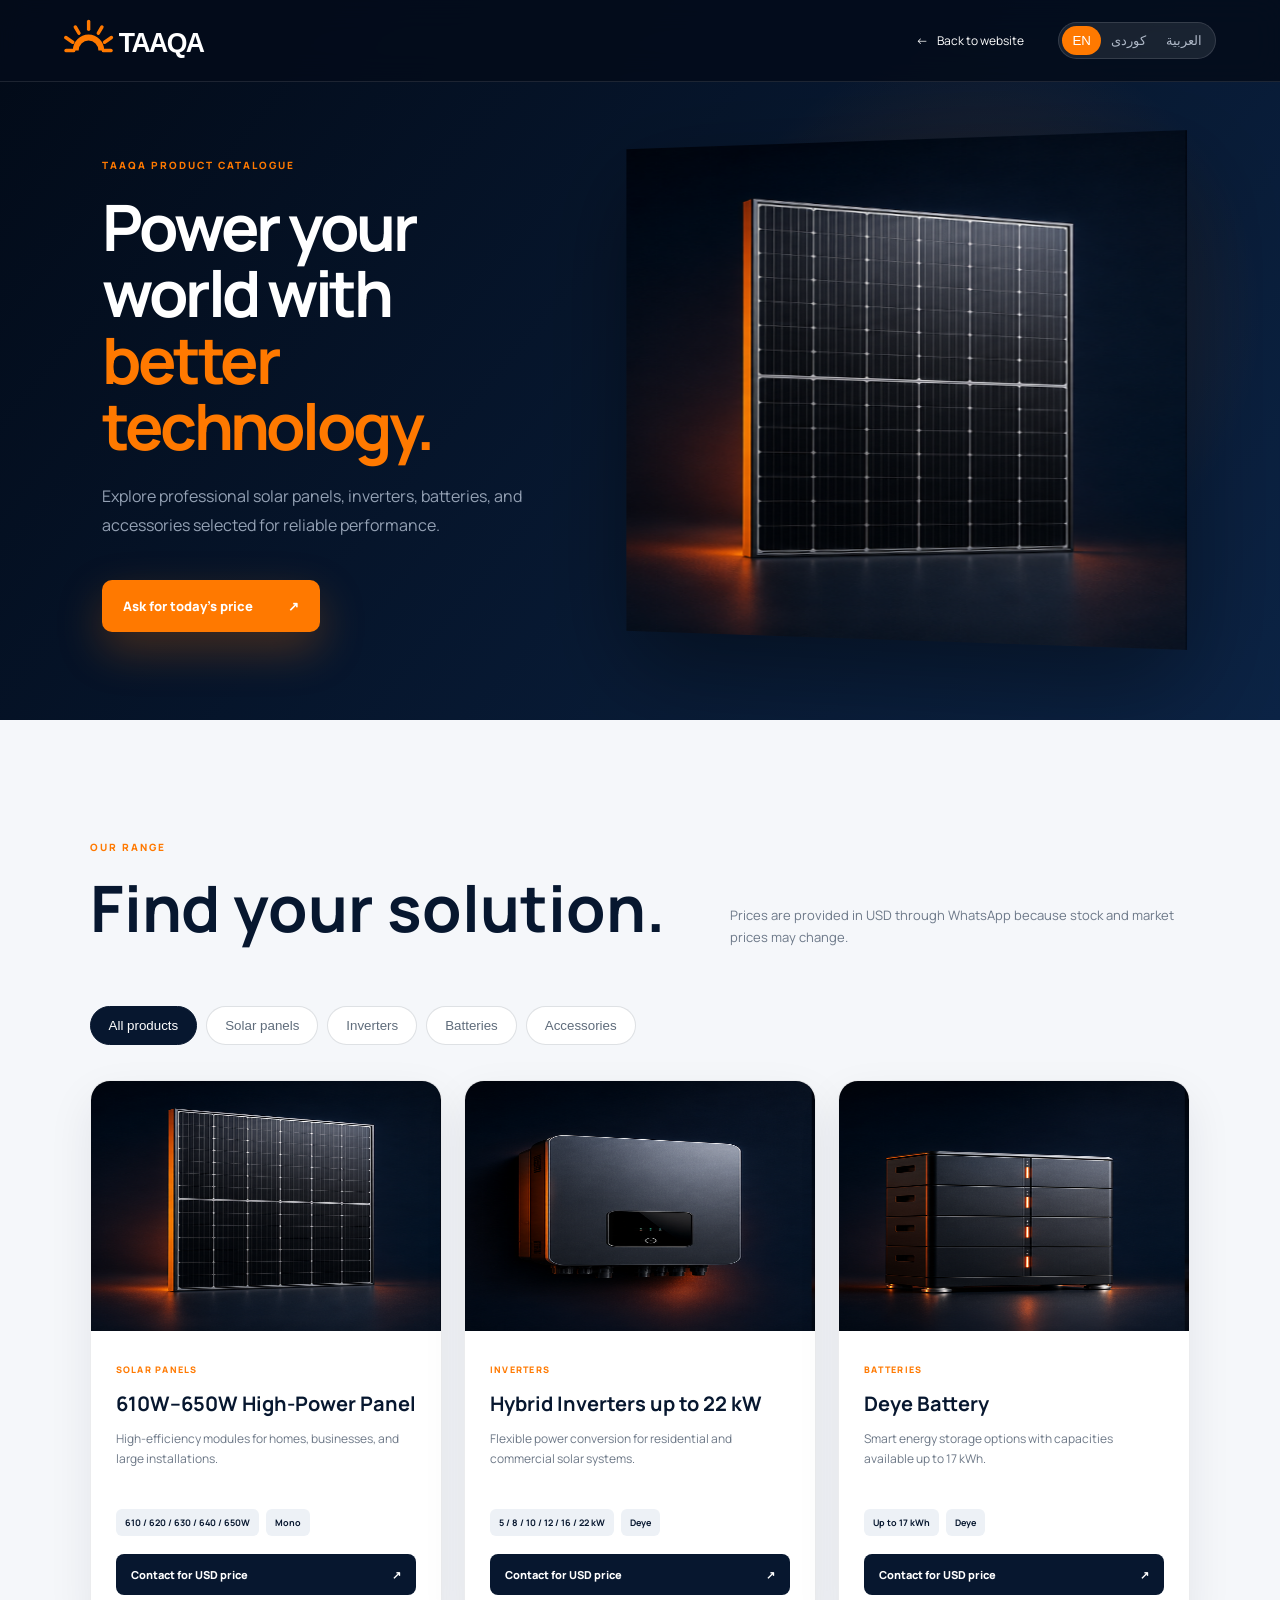
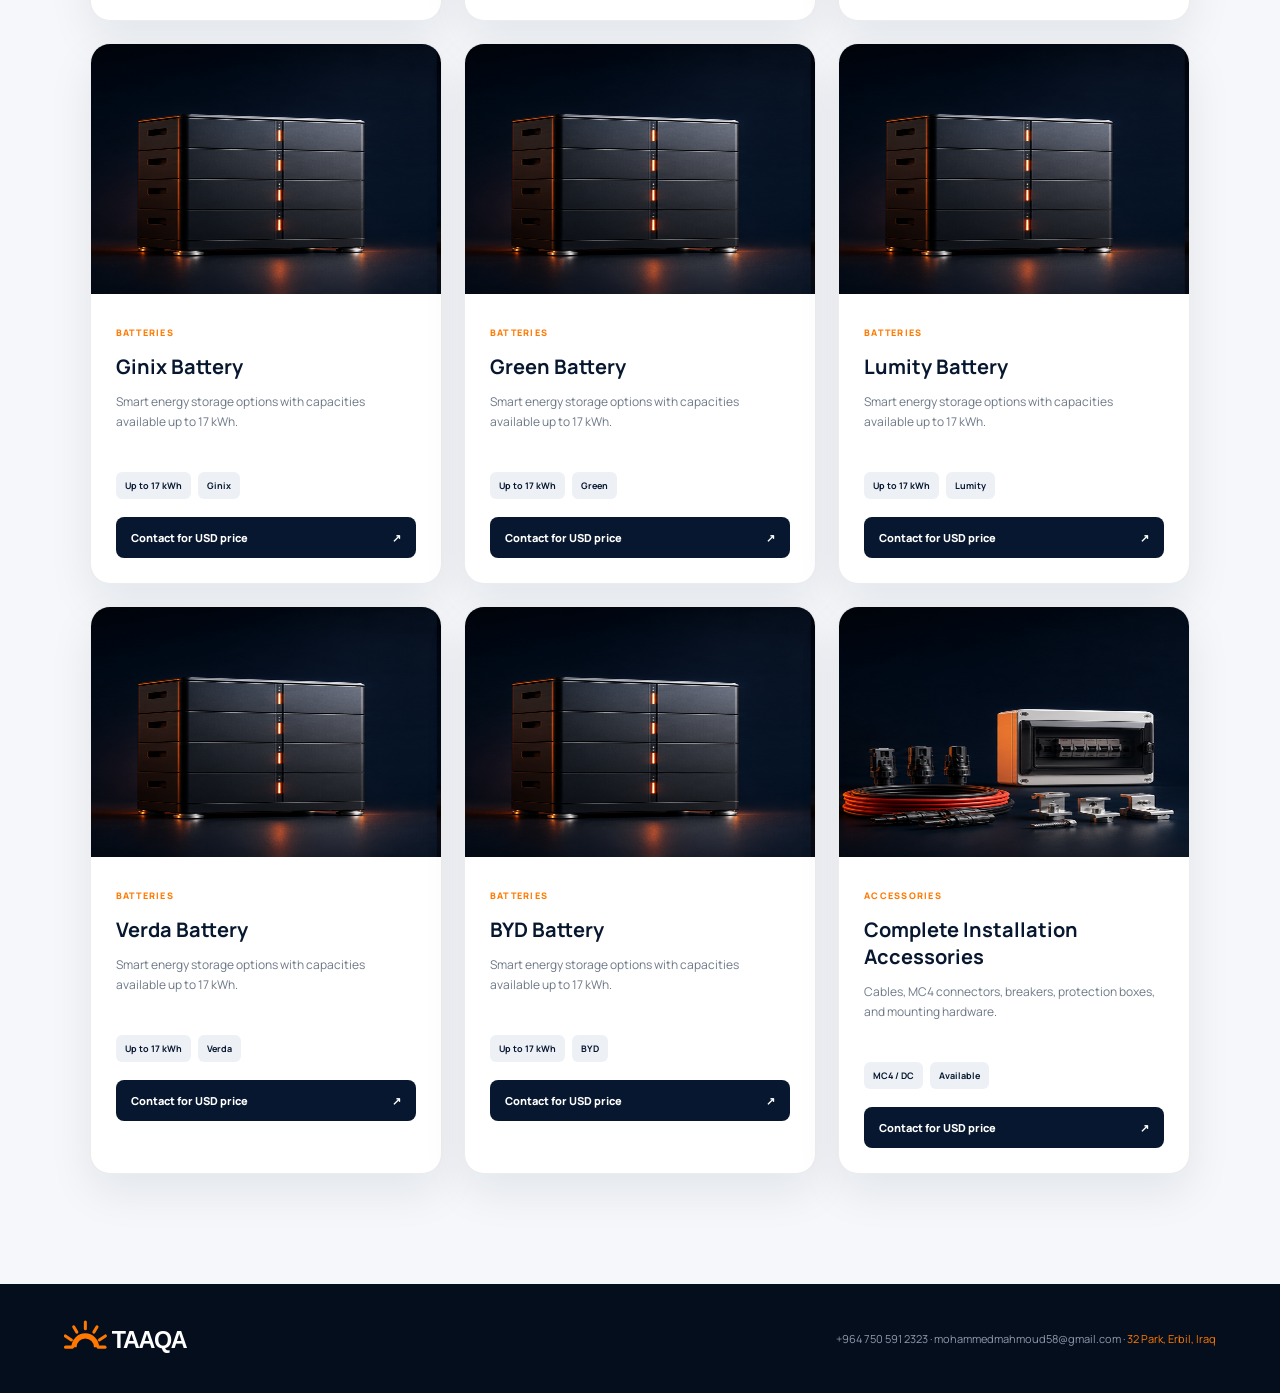
<file: catalogue.html>
<!doctype html>
<html lang="en" dir="ltr">
<head>
  <meta charset="UTF-8" />
  <meta name="viewport" content="width=device-width,initial-scale=1" />
  <meta name="theme-color" content="#07172f" />
  <title>Taaqa | Product Catalogue</title>
  <link rel="preconnect" href="https://fonts.googleapis.com" />
  <link rel="preconnect" href="https://fonts.gstatic.com" crossorigin />
  <link href="https://fonts.googleapis.com/css2?family=Manrope:wght@400;500;600;700;800&family=Noto+Sans+Arabic:wght@400;500;600;700;800&display=swap" rel="stylesheet" />
  <link rel="stylesheet" href="catalogue.css" />
  <style>.footer-address{color:#ff7900;text-decoration:none}.footer-address:hover{text-decoration:underline}</style>
</head>
<body>
  <header class="catalogue-nav">
    <a href="index.html" class="catalogue-logo"><img src="assets/taaqa-logo-horizontal.svg" alt="Taaqa" /></a>
    <a href="index.html" class="back-link"><span>←</span><span data-t="back">Back to website</span></a>
    <div class="catalogue-languages"><button data-lang="en" class="active">EN</button><button data-lang="ku">کوردی</button><button data-lang="ar">العربية</button></div>
  </header>

  <main>
    <section class="catalogue-hero">
      <div class="hero-copy">
        <p class="kicker" data-t="kicker">TAAQA PRODUCT CATALOGUE</p>
        <h1 data-t="title">Power your world with<br><em>better technology.</em></h1>
        <p data-t="intro">Explore professional solar panels, inverters, batteries, and accessories selected for reliable performance.</p>
        <a href="https://wa.me/9647505912323" class="quote-button"><span data-t="ask">Ask for today’s price</span><b>↗</b></a>
      </div>
      <div class="hero-product" aria-hidden="true"></div>
    </section>

    <section class="catalogue-section">
      <div class="catalogue-heading">
        <div><p class="kicker" data-t="rangeLabel">OUR RANGE</p><h2 data-t="rangeTitle">Find your solution.</h2></div>
        <p class="price-note" data-t="priceNote">Prices are provided in USD through WhatsApp because stock and market prices may change.</p>
      </div>
      <div class="filters" role="group" aria-label="Product filters">
        <button class="active" data-filter="all" data-t="all">All products</button>
        <button data-filter="panel" data-t="panels">Solar panels</button>
        <button data-filter="inverter" data-t="inverters">Inverters</button>
        <button data-filter="battery" data-t="batteries">Batteries</button>
        <button data-filter="accessory" data-t="accessories">Accessories</button>
      </div>
      <div class="product-grid">
        <article class="product-card" data-category="panel"><div class="product-image panel"></div><div class="product-body"><span class="tag" data-t="panels">Solar panels</span><h3>610W–650W High-Power Panel</h3><p data-t="panelDesc">High-efficiency modules for homes, businesses, and large installations.</p><div class="specs"><span>610 / 620 / 630 / 640 / 650W</span><span>Mono</span></div><a data-product="610W–650W Solar Panel" href="#"><span data-t="contactPrice">Contact for USD price</span><b>↗</b></a></div></article>
        <article class="product-card" data-category="inverter"><div class="product-image inverter"></div><div class="product-body"><span class="tag" data-t="inverters">Inverters</span><h3 data-t="inverterTitle">Hybrid Inverters up to 22 kW</h3><p data-t="inverterDesc">Flexible power conversion for residential and commercial solar systems.</p><div class="specs"><span>5 / 8 / 10 / 12 / 16 / 22 kW</span><span>Deye</span></div><a data-product="Hybrid Inverter up to 22kW" href="#"><span data-t="contactPrice">Contact for USD price</span><b>↗</b></a></div></article>
        <article class="product-card" data-category="battery"><div class="product-image battery"></div><div class="product-body"><span class="tag" data-t="batteries">Batteries</span><h3>Deye Battery</h3><p data-t="batteryDesc">Smart energy storage options with capacities available up to 17 kWh.</p><div class="specs"><span data-t="upTo17">Up to 17 kWh</span><span>Deye</span></div><a data-product="Deye Battery up to 17kWh" href="#"><span data-t="contactPrice">Contact for USD price</span><b>↗</b></a></div></article>
        <article class="product-card" data-category="battery"><div class="product-image battery"></div><div class="product-body"><span class="tag" data-t="batteries">Batteries</span><h3>Ginix Battery</h3><p data-t="batteryDesc">Smart energy storage options with capacities available up to 17 kWh.</p><div class="specs"><span data-t="upTo17">Up to 17 kWh</span><span>Ginix</span></div><a data-product="Ginix Battery up to 17kWh" href="#"><span data-t="contactPrice">Contact for USD price</span><b>↗</b></a></div></article>
        <article class="product-card" data-category="battery"><div class="product-image battery"></div><div class="product-body"><span class="tag" data-t="batteries">Batteries</span><h3>Green Battery</h3><p data-t="batteryDesc">Smart energy storage options with capacities available up to 17 kWh.</p><div class="specs"><span data-t="upTo17">Up to 17 kWh</span><span>Green</span></div><a data-product="Green Battery up to 17kWh" href="#"><span data-t="contactPrice">Contact for USD price</span><b>↗</b></a></div></article>
        <article class="product-card" data-category="battery"><div class="product-image battery"></div><div class="product-body"><span class="tag" data-t="batteries">Batteries</span><h3>Lumity Battery</h3><p data-t="batteryDesc">Smart energy storage options with capacities available up to 17 kWh.</p><div class="specs"><span data-t="upTo17">Up to 17 kWh</span><span>Lumity</span></div><a data-product="Lumity Battery up to 17kWh" href="#"><span data-t="contactPrice">Contact for USD price</span><b>↗</b></a></div></article>
        <article class="product-card" data-category="battery"><div class="product-image battery"></div><div class="product-body"><span class="tag" data-t="batteries">Batteries</span><h3>Verda Battery</h3><p data-t="batteryDesc">Smart energy storage options with capacities available up to 17 kWh.</p><div class="specs"><span data-t="upTo17">Up to 17 kWh</span><span>Verda</span></div><a data-product="Verda Battery up to 17kWh" href="#"><span data-t="contactPrice">Contact for USD price</span><b>↗</b></a></div></article>
        <article class="product-card" data-category="battery"><div class="product-image battery"></div><div class="product-body"><span class="tag" data-t="batteries">Batteries</span><h3>BYD Battery</h3><p data-t="batteryDesc">Smart energy storage options with capacities available up to 17 kWh.</p><div class="specs"><span data-t="upTo17">Up to 17 kWh</span><span>BYD</span></div><a data-product="BYD Battery up to 17kWh" href="#"><span data-t="contactPrice">Contact for USD price</span><b>↗</b></a></div></article>
        <article class="product-card" data-category="accessory"><div class="product-image accessory"></div><div class="product-body"><span class="tag" data-t="accessories">Accessories</span><h3 data-t="accessoryTitle">Complete Installation Accessories</h3><p data-t="accessoryDesc">Cables, MC4 connectors, breakers, protection boxes, and mounting hardware.</p><div class="specs"><span>MC4 / DC</span><span data-t="available">Available</span></div><a data-product="Solar Installation Accessories" href="#"><span data-t="contactPrice">Contact for USD price</span><b>↗</b></a></div></article>
      </div>
    </section>
  </main>
  <footer><img src="assets/taaqa-logo-horizontal.svg" alt="Taaqa"/><p>+964 750 591 2323 · mohammedmahmoud58@gmail.com · <a class="footer-address" href="https://www.google.com/maps/search/?api=1&query=32+Park%2C+Erbil%2C+Iraq" target="_blank" rel="noopener">32 Park, Erbil, Iraq</a></p></footer>
  <script src="catalogue.js"></script>
</body>
</html>
</file>
<file: catalogue.css>
:root{--navy:#07172f;--navy2:#0b2345;--orange:#ff7900;--white:#fff;--muted:#94a1b4}*{box-sizing:border-box}html{scroll-behavior:smooth}body{margin:0;background:#050e1d;color:#fff;font-family:Manrope,"Noto Sans Arabic",sans-serif}html[dir="rtl"] body{font-family:"Noto Sans Arabic",Manrope,sans-serif}.catalogue-nav{height:82px;padding:0 clamp(20px,5vw,78px);display:flex;align-items:center;gap:34px;position:fixed;inset:0 0 auto;z-index:20;background:rgba(4,12,27,.88);border-bottom:1px solid rgba(255,255,255,.1);backdrop-filter:blur(15px)}.catalogue-logo img{display:block;width:160px;height:52px;object-fit:contain}.back-link{margin-left:auto;color:#fff;text-decoration:none;font-size:12px;display:flex;gap:9px;align-items:center}.catalogue-languages{display:flex;padding:3px;background:rgba(255,255,255,.09);border:1px solid rgba(255,255,255,.12);border-radius:30px}.catalogue-languages button{border:0;background:none;color:#aeb8c7;padding:7px 10px;border-radius:20px;font:600 10px inherit;cursor:pointer}.catalogue-languages button.active{background:var(--orange);color:#fff}.catalogue-hero{min-height:720px;padding:140px clamp(22px,8vw,130px) 80px;display:grid;grid-template-columns:.9fr 1.1fr;align-items:center;gap:50px;background:radial-gradient(circle at 77% 44%,rgba(255,121,0,.17),transparent 26%),linear-gradient(130deg,#020a17,#0b2345);overflow:hidden}.kicker{color:var(--orange);font-size:10px;font-weight:800;letter-spacing:.2em}.hero-copy{position:relative;z-index:2}.hero-copy h1{font-size:clamp(44px,5vw,76px);line-height:1.04;letter-spacing:-.055em;margin:22px 0}.hero-copy h1 em{font-style:normal;color:var(--orange)}.hero-copy>p:not(.kicker){color:var(--muted);max-width:570px;line-height:1.8}.quote-button{display:inline-flex;justify-content:space-between;gap:35px;background:var(--orange);color:#fff;text-decoration:none;padding:17px 21px;border-radius:10px;margin-top:25px;font-size:13px;font-weight:800;box-shadow:0 18px 45px rgba(255,121,0,.26)}.hero-product{height:500px;background:url("assets/catalogue-products-3d.png") 0 center/400% 100% no-repeat;filter:drop-shadow(0 35px 50px rgba(0,0,0,.4));transform:perspective(900px) rotateY(-7deg);animation:float 5s ease-in-out infinite}@keyframes float{50%{transform:perspective(900px) rotateY(-3deg) translateY(-13px)}}.catalogue-section{padding:110px clamp(22px,7vw,110px);background:#f5f7fa;color:var(--navy)}.catalogue-heading{display:flex;justify-content:space-between;align-items:flex-end;gap:40px}.catalogue-heading h2{font-size:clamp(38px,5vw,65px);margin:10px 0}.price-note{max-width:460px;color:#6c7888;font-size:13px;line-height:1.7}.filters{display:flex;gap:9px;flex-wrap:wrap;margin:45px 0 35px}.filters button{border:1px solid rgba(7,23,47,.13);background:#fff;color:#5f6c7b;padding:11px 18px;border-radius:30px;font:700 11px inherit;cursor:pointer}.filters button.active{background:var(--navy);color:#fff;border-color:var(--navy)}.product-grid{display:grid;grid-template-columns:repeat(3,minmax(0,1fr));gap:22px;perspective:1400px}.product-card{background:#fff;border:1px solid rgba(7,23,47,.08);border-radius:20px;overflow:hidden;box-shadow:0 18px 45px rgba(7,23,47,.08);transition:.35s cubic-bezier(.2,.8,.2,1);transform-style:preserve-3d}.product-card:hover{transform:translateY(-10px) rotateX(1deg);box-shadow:0 30px 65px rgba(7,23,47,.16)}.product-card.hidden{display:none}.product-image{height:250px;background-image:url("assets/catalogue-products-3d.png");background-size:400% 100%;background-repeat:no-repeat}.product-image.panel{background-position:0 center}.product-image.inverter{background-position:33.333% center}.product-image.battery{background-position:66.666% center}.product-image.accessory{background-position:100% center}.product-body{padding:25px}.tag{display:inline-block;color:var(--orange);font-size:9px;font-weight:800;letter-spacing:.14em;text-transform:uppercase}.product-body h3{font-size:20px;line-height:1.35;margin:12px 0}.product-body p{color:#6d7887;font-size:12px;line-height:1.7;min-height:62px}.specs{display:flex;gap:7px;flex-wrap:wrap;margin:18px 0}.specs span{background:#edf1f6;padding:7px 9px;border-radius:6px;font-size:9px;font-weight:700}.product-body>a{display:flex;justify-content:space-between;align-items:center;text-decoration:none;color:#fff;background:var(--navy);padding:13px 15px;border-radius:8px;font-size:11px;font-weight:800}.product-body>a:hover{background:var(--orange)}footer{padding:32px clamp(22px,5vw,78px);display:flex;align-items:center;justify-content:space-between;color:#8e9aab;font-size:11px}footer img{width:140px;height:45px}html[dir="rtl"] .back-link{margin-left:0;margin-right:auto}html[dir="rtl"] .hero-product{transform:perspective(900px) rotateY(7deg)}@media(max-width:1000px){.catalogue-hero{grid-template-columns:1fr}.hero-product{height:390px}.product-grid{grid-template-columns:repeat(2,1fr)}}@media(max-width:650px){.catalogue-nav{gap:13px}.catalogue-logo img{width:108px}.back-link span:last-child{display:none}.catalogue-hero{padding-top:120px}.hero-product{height:270px}.catalogue-heading{display:block}.product-grid{grid-template-columns:1fr}.product-image{height:260px}footer{flex-direction:column;gap:16px;text-align:center}}@media(prefers-reduced-motion:reduce){*{scroll-behavior:auto}.hero-product{animation:none}.product-card{transition:none}}
</file>
